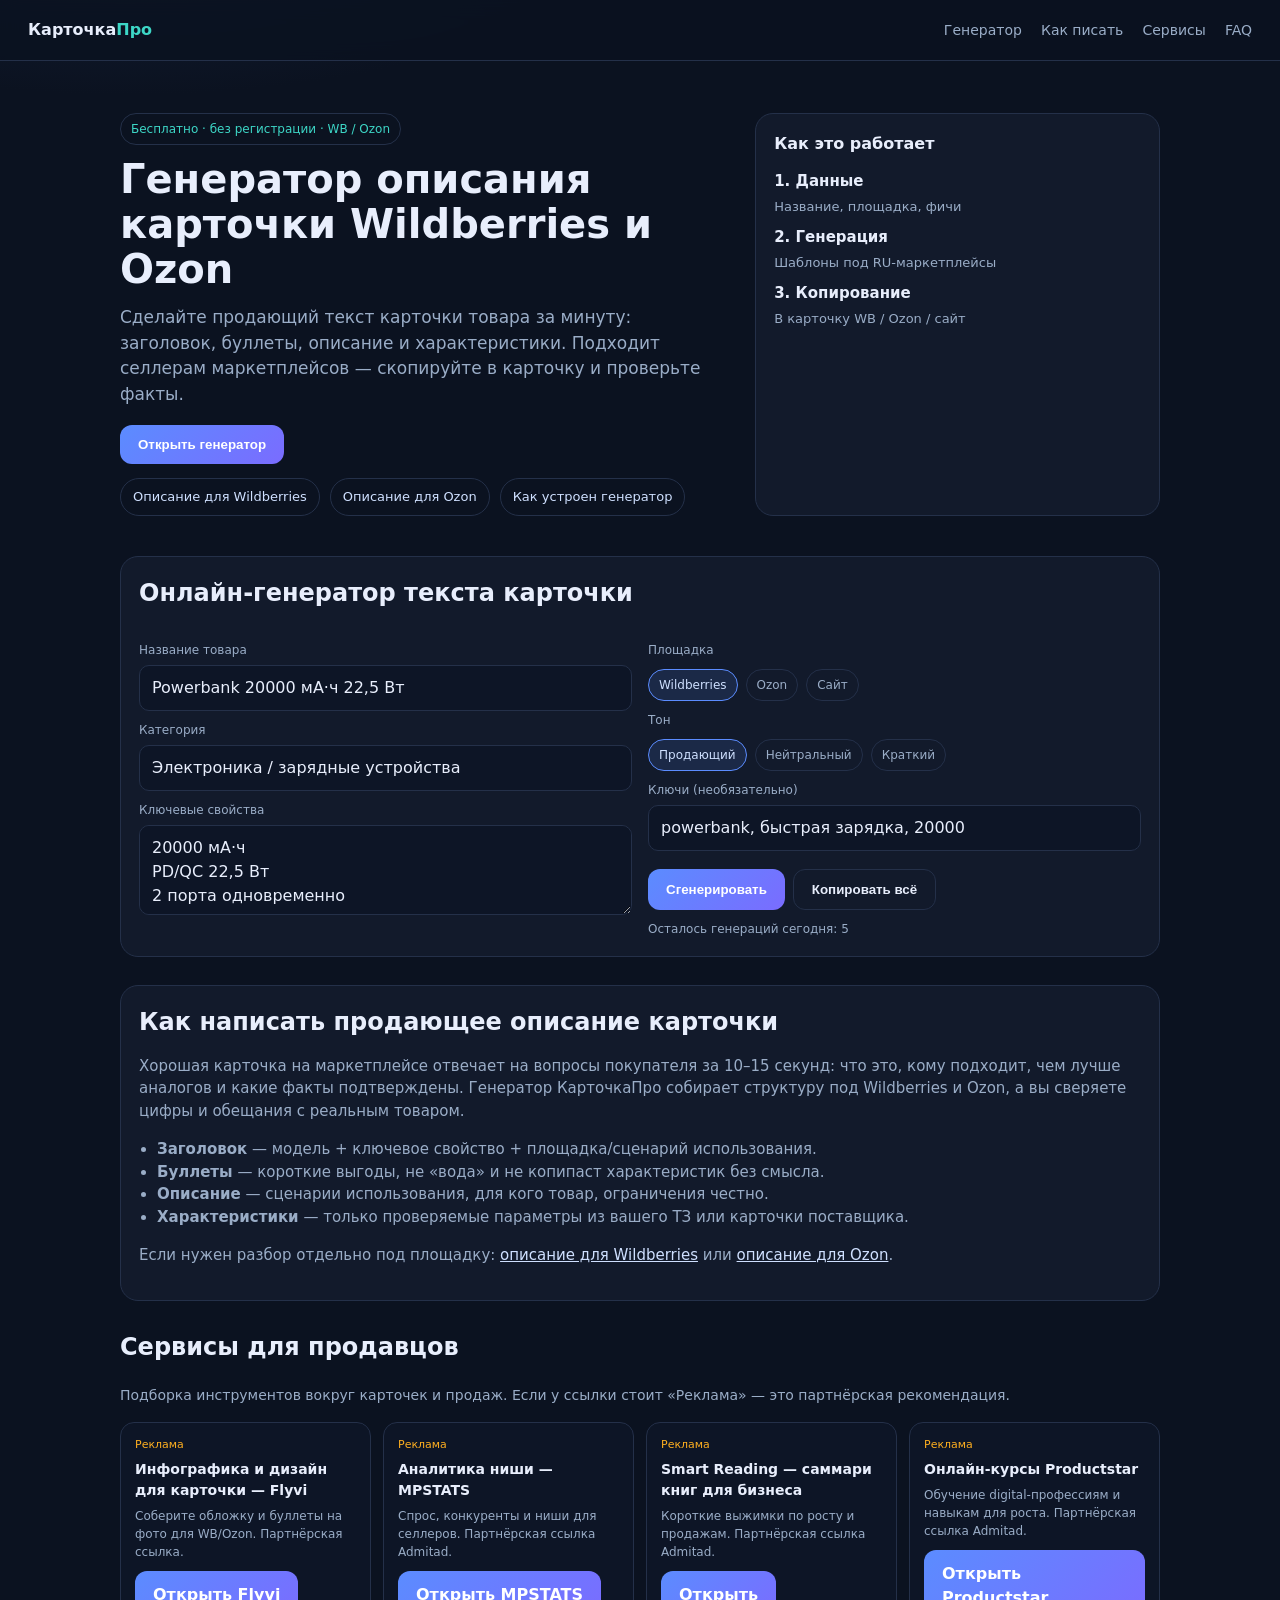
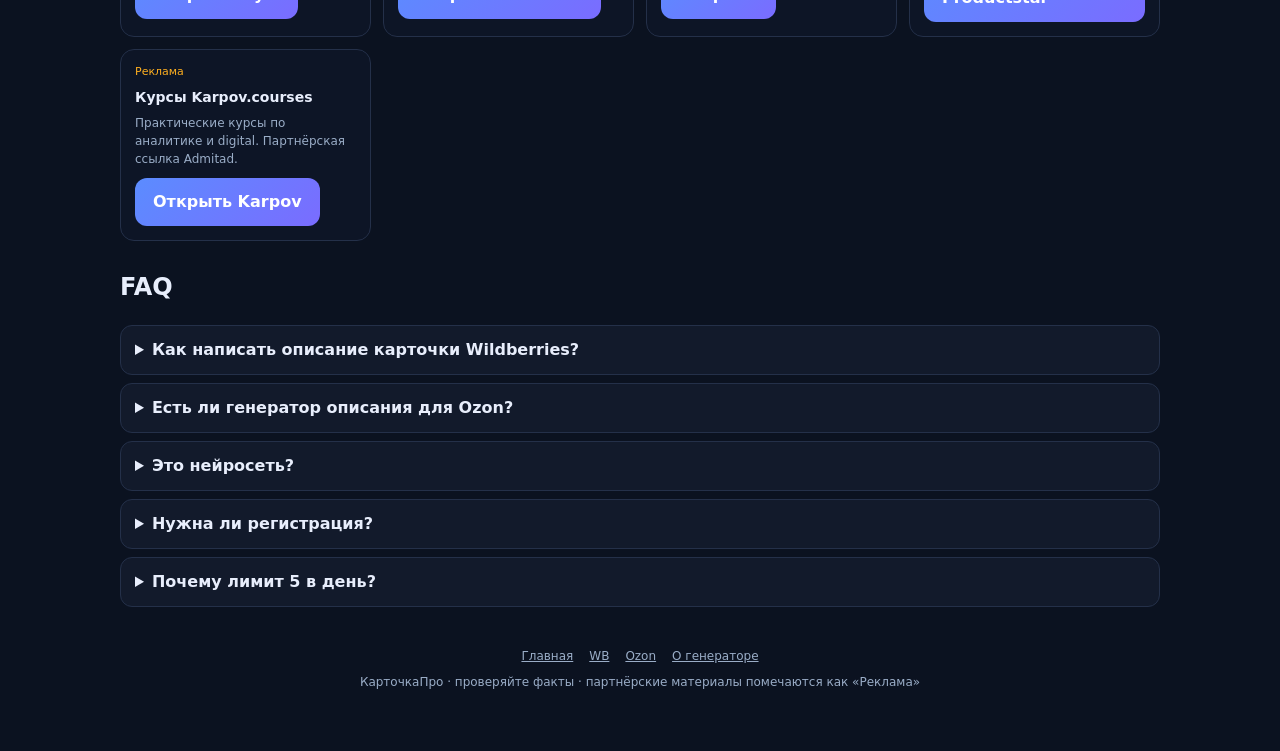
<file: index.html>
<!DOCTYPE html>
<html lang="ru">
<head>
<meta charset="UTF-8" />
<meta name="viewport" content="width=device-width, initial-scale=1" />
<title>Генератор описания карточки Wildberries и Ozon — КарточкаПро</title>
<style>
:root { --bg:#0b1220; --card:#121a2b; --line:#243049; --text:#e8eefc; --muted:#9aadC7; --accent:#5b8cff; --accent2:#3dd6c6; --warn:#ffb020; }
*{box-sizing:border-box} body{margin:0;font-family:Inter,system-ui,sans-serif;background:radial-gradient(1200px 600px at 10% -10%,#1a2a4a 0%,var(--bg) 55%);color:var(--text);line-height:1.5}
header{display:flex;justify-content:space-between;align-items:center;padding:18px 28px;border-bottom:1px solid var(--line);position:sticky;top:0;backdrop-filter:blur(10px);background:#0b1220cc;z-index:10}
.logo{font-weight:700;color:var(--text);text-decoration:none}.logo span{color:var(--accent2)}
nav a{color:var(--muted);text-decoration:none;margin-left:14px;font-size:14px}
a.btnlink{color:#fff;margin:0}
.wrap{max-width:1080px;margin:0 auto;padding:28px 20px 60px}
.hero{display:grid;grid-template-columns:1.2fr .8fr;gap:28px;margin:24px 0 40px}
.hero h1{font-size:40px;line-height:1.12;margin:0 0 14px}
.hero p{color:var(--muted);font-size:17px;margin:0 0 18px}
.pill{display:inline-block;padding:6px 10px;border:1px solid var(--line);border-radius:999px;color:var(--accent2);font-size:12px;margin-bottom:12px}
.btn{background:linear-gradient(135deg,var(--accent),#7a6cff);border:0;color:white;padding:12px 18px;border-radius:12px;font-weight:600;cursor:pointer;display:inline-block;text-decoration:none}
.btn.secondary{background:transparent;border:1px solid var(--line);color:var(--text)}
.btn:disabled{opacity:.45;cursor:not-allowed}
.card{background:var(--card);border:1px solid var(--line);border-radius:18px;padding:18px}
.steps{display:grid;grid-template-columns:1fr;gap:10px;margin:14px 0 0}
.grid{display:grid;grid-template-columns:1fr 1fr;gap:16px}
label{display:block;font-size:12px;color:var(--muted);margin:10px 0 6px}
input,textarea{width:100%;background:#0d1526;border:1px solid var(--line);border-radius:10px;color:var(--text);padding:10px 12px;font:inherit}
textarea{min-height:90px;resize:vertical}
.row{display:flex;gap:8px;flex-wrap:wrap;margin-top:10px}
.chip{padding:6px 10px;border-radius:999px;border:1px solid var(--line);font-size:12px;color:var(--muted);cursor:pointer}
.chip.on{border-color:var(--accent);color:#cfe0ff;background:#5b8cff22}
.out{margin-top:16px}.block{margin-top:12px;padding:12px;border-radius:12px;background:#0d1526;border:1px solid var(--line)}
.block h4{margin:0 0 8px;font-size:13px;color:var(--accent2);display:flex;justify-content:space-between;align-items:center}
.block pre{margin:0;white-space:pre-wrap;font-family:ui-monospace,Menlo,monospace;font-size:12.5px}
.copy{font-size:11px;border:1px solid var(--line);background:transparent;color:var(--muted);border-radius:8px;padding:4px 8px;cursor:pointer}
.limit{margin-top:10px;font-size:12px;color:var(--muted)}
.paywall{display:none;margin-top:14px;padding:14px;border-radius:14px;border:1px solid #5b4a1a;background:#2a220f}
.paywall.show{display:block}
.paywall h3{margin:0 0 8px;color:var(--warn);font-size:15px}
.paywall p{margin:0 0 12px;color:var(--muted);font-size:13px}
.offers{display:grid;grid-template-columns:repeat(auto-fit,minmax(220px,1fr));gap:12px;margin-top:16px}
.offer{padding:14px;border-radius:14px;border:1px solid var(--line);background:#0d1526}
.offer .tag{font-size:11px;color:var(--warn);margin-bottom:6px}
.offer h4{margin:0 0 6px;font-size:14px}
.offer p{margin:0 0 10px;color:var(--muted);font-size:12px}
.seo{margin-top:36px}.seo h2{margin:0 0 12px}.seo p,.seo li{color:var(--muted);font-size:15px}
.seo ul{padding-left:18px}.links{display:flex;flex-wrap:wrap;gap:10px;margin-top:14px}
.links a{border:1px solid var(--line);border-radius:999px;padding:8px 12px;color:#cfe0ff;text-decoration:none;font-size:13px}
.faq details{border:1px solid var(--line);border-radius:12px;padding:12px 14px;margin:8px 0;background:var(--card)}
.faq summary{cursor:pointer;font-weight:600}
footer{margin-top:40px;color:var(--muted);font-size:12px;text-align:center}
footer a{color:var(--muted);margin:0 8px}
@media (max-width:860px){.hero,.grid{grid-template-columns:1fr}.hero h1{font-size:30px}}

</style>
<meta name="mitgo-verification" content="d7c6c366-4d4b-415e-86a6-a20750268cbd" />
<meta name="description" content="Бесплатный генератор продающего описания карточки товара для Wildberries и Ozon: заголовок, буллеты, текст и характеристики за минуту. Без регистрации." />
<meta name="keywords" content="описание карточки wildberries, генератор описания ozon, продающий текст карточки, описание товара маркетплейс" />
<link rel="canonical" href="https://styler322.github.io/kartochka-pro/" />
<meta property="og:type" content="website" />
<meta property="og:locale" content="ru_RU" />
<meta property="og:title" content="КарточкаПро — генератор описаний для WB и Ozon" />
<meta property="og:description" content="Сделайте продающее описание карточки для Wildberries или Ozon за минуту. Бесплатно, без регистрации." />
<meta property="og:url" content="https://styler322.github.io/kartochka-pro/" />
<meta name="robots" content="index,follow" />
<script type="application/ld+json">
{
  "@context": "https://schema.org",
  "@type": "WebApplication",
  "name": "КарточкаПро",
  "url": "https://styler322.github.io/kartochka-pro/",
  "applicationCategory": "BusinessApplication",
  "operatingSystem": "Web",
  "offers": {"@type": "Offer", "price": "0", "priceCurrency": "RUB"},
  "description": "Бесплатный генератор продающих описаний карточек товаров для Wildberries и Ozon."
}
</script>
<script type="application/ld+json">
{
  "@context": "https://schema.org",
  "@type": "FAQPage",
  "mainEntity": [
    {"@type":"Question","name":"Как написать описание карточки Wildberries?","acceptedAnswer":{"@type":"Answer","text":"Укажите название, свойства и площадку WB в генераторе КарточкаПро — получите заголовок, буллеты, описание и характеристики. Проверьте факты перед публикацией."}},
    {"@type":"Question","name":"Есть ли генератор описания для Ozon?","acceptedAnswer":{"@type":"Answer","text":"Да. В КарточкаПро выберите площадку Ozon и тон текста — инструмент соберёт продающую структуру карточки бесплатно."}},
    {"@type":"Question","name":"Нужна ли регистрация?","acceptedAnswer":{"@type":"Answer","text":"Нет. Сервис работает в браузере, бесплатно, с мягким лимитом генераций в сутки."}}
  ]
}
</script>
<!-- Yandex.Metrika counter -->
<script type="text/javascript">
    (function(m,e,t,r,i,k,a){
        m[i]=m[i]||function(){(m[i].a=m[i].a||[]).push(arguments)};
        m[i].l=1*new Date();
        for (var j = 0; j < document.scripts.length; j++) {if (document.scripts[j].src === r) { return; }}
        k=e.createElement(t),a=e.getElementsByTagName(t)[0],k.async=1,k.src=r,a.parentNode.insertBefore(k,a)
    })(window, document,'script','https://mc.yandex.ru/metrika/tag.js?id=112858835', 'ym');

    ym(112858835, 'init', {ssr:true, webvisor:true, clickmap:true, ecommerce:"dataLayer", referrer: document.referrer, url: location.href, accurateTrackBounce:true, trackLinks:true});
</script>
<noscript><div><img src="https://mc.yandex.ru/watch/112858835" style="position:absolute; left:-9999px;" alt="" /></div></noscript>
<!-- /Yandex.Metrika counter -->
</head>
<body>
<header>
  <a class="logo" href="./">Карточка<span>Про</span></a>
  <nav>
    <a href="#tool">Генератор</a>
    <a href="#guide">Как писать</a>
    <a href="#partners">Сервисы</a>
    <a href="#faq">FAQ</a>
  </nav>
</header>
<main class="wrap">
  <section class="hero">
    <div>
      <div class="pill">Бесплатно · без регистрации · WB / Ozon</div>
      <h1>Генератор описания карточки Wildberries и Ozon</h1>
      <p>Сделайте продающий текст карточки товара за минуту: заголовок, буллеты, описание и характеристики. Подходит селлерам маркетплейсов — скопируйте в карточку и проверьте факты.</p>
      <button class="btn" onclick="document.getElementById('tool').scrollIntoView({behavior:'smooth'})">Открыть генератор</button>
      <div class="links">
        <a href="opisanie-wildberries/">Описание для Wildberries</a>
        <a href="opisanie-ozon/">Описание для Ozon</a>
        <a href="generator-kartochek/">Как устроен генератор</a>
      </div>
    </div>
    <div class="card">
      <strong>Как это работает</strong>
      <div class="steps">
        <div><h3 style="margin:0 0 4px;font-size:15px">1. Данные</h3><p style="margin:0;color:var(--muted);font-size:13px">Название, площадка, фичи</p></div>
        <div><h3 style="margin:0 0 4px;font-size:15px">2. Генерация</h3><p style="margin:0;color:var(--muted);font-size:13px">Шаблоны под RU-маркетплейсы</p></div>
        <div><h3 style="margin:0 0 4px;font-size:15px">3. Копирование</h3><p style="margin:0;color:var(--muted);font-size:13px">В карточку WB / Ozon / сайт</p></div>
      </div>
    </div>
  </section>

  <section id="tool" class="card">
    <h2 style="margin-top:0">Онлайн-генератор текста карточки</h2>
    <div class="grid">
      <div>
        <label>Название товара</label>
        <input id="name" value="Powerbank 20000 мА·ч 22,5 Вт" />
        <label>Категория</label>
        <input id="cat" value="Электроника / зарядные устройства" />
        <label>Ключевые свойства</label>
        <textarea id="feats">20000 мА·ч
PD/QC 22,5 Вт
2 порта одновременно
защита от перегрева
компактный корпус</textarea>
      </div>
      <div>
        <label>Площадка</label>
        <div class="row" id="mp">
          <span class="chip on" data-v="wb">Wildberries</span>
          <span class="chip" data-v="ozon">Ozon</span>
          <span class="chip" data-v="site">Сайт</span>
        </div>
        <label>Тон</label>
        <div class="row" id="tone">
          <span class="chip on" data-v="sell">Продающий</span>
          <span class="chip" data-v="neutral">Нейтральный</span>
          <span class="chip" data-v="short">Краткий</span>
        </div>
        <label>Ключи (необязательно)</label>
        <input id="keys" value="powerbank, быстрая зарядка, 20000" />
        <div class="row" style="margin-top:18px">
          <button class="btn" id="go">Сгенерировать</button>
          <button class="btn secondary" id="all">Копировать всё</button>
        </div>
        <div class="limit" id="limit">Осталось генераций сегодня: 5</div>
        <div class="paywall" id="paywall" hidden style="display:none">
          <h3>Лимит на сегодня исчерпан</h3>
          <p>Бесплатно — 5 генераций в сутки. Завтра снова откроется. Пока можно посмотреть сервисы для продавцов ниже — часть ссылок партнёрские.</p>
          <button class="btn secondary" onclick="document.getElementById('partners').scrollIntoView({behavior:'smooth'})">К сервисам</button>
        </div>
      </div>
    </div>
    <div class="out" id="out" hidden>
      <div class="block"><h4>Заголовок <button class="copy" data-k="title">Копировать</button></h4><pre id="title"></pre></div>
      <div class="block"><h4>Буллеты <button class="copy" data-k="bullets">Копировать</button></h4><pre id="bullets"></pre></div>
      <div class="block"><h4>Описание <button class="copy" data-k="desc">Копировать</button></h4><pre id="desc"></pre></div>
      <div class="block"><h4>Характеристики <button class="copy" data-k="chars">Копировать</button></h4><pre id="chars"></pre></div>
    </div>
  </section>

  <section id="guide" class="seo card" style="margin-top:28px">
    <h2>Как написать продающее описание карточки</h2>
    <p>Хорошая карточка на маркетплейсе отвечает на вопросы покупателя за 10–15 секунд: что это, кому подходит, чем лучше аналогов и какие факты подтверждены. Генератор КарточкаПро собирает структуру под Wildberries и Ozon, а вы сверяете цифры и обещания с реальным товаром.</p>
    <ul>
      <li><strong>Заголовок</strong> — модель + ключевое свойство + площадка/сценарий использования.</li>
      <li><strong>Буллеты</strong> — короткие выгоды, не «вода» и не копипаст характеристик без смысла.</li>
      <li><strong>Описание</strong> — сценарии использования, для кого товар, ограничения честно.</li>
      <li><strong>Характеристики</strong> — только проверяемые параметры из вашего ТЗ или карточки поставщика.</li>
    </ul>
    <p>Если нужен разбор отдельно под площадку: <a href="opisanie-wildberries/" style="color:#cfe0ff">описание для Wildberries</a> или <a href="opisanie-ozon/" style="color:#cfe0ff">описание для Ozon</a>.</p>
  </section>

  <section id="partners" style="margin-top:28px">
    <h2>Сервисы для продавцов</h2>
    <p style="color:var(--muted);font-size:14px;margin-top:0">Подборка инструментов вокруг карточек и продаж. Если у ссылки стоит «Реклама» — это партнёрская рекомендация.</p>
    <div class="offers" id="offers"></div>
  </section>

  <section id="faq" class="faq" style="margin-top:28px">
    <h2>FAQ</h2>
    <details><summary>Как написать описание карточки Wildberries?</summary><p style="color:var(--muted)">Выберите WB в генераторе, укажите свойства и ключи — скопируйте блоки в карточку и проверьте факты.</p></details>
    <details><summary>Есть ли генератор описания для Ozon?</summary><p style="color:var(--muted)">Да. Переключите площадку на Ozon и сгенерируйте текст под тон «продающий» или «краткий».</p></details>
    <details><summary>Это нейросеть?</summary><p style="color:var(--muted)">В v1 — шаблоны и правила под маркетплейсы. Проверяйте факты по своему товару.</p></details>
    <details><summary>Нужна ли регистрация?</summary><p style="color:var(--muted)">Нет. Работает в браузере, бесплатно, с лимитом генераций в сутки.</p></details>
    <details><summary>Почему лимит 5 в день?</summary><p style="color:var(--muted)">Мягкий лимит: сервис бесплатный, монетизация — через полезные партнёрские сервисы для продавцов.</p></details>
  </section>
  <footer>
    <div><a href="./">Главная</a><a href="opisanie-wildberries/">WB</a><a href="opisanie-ozon/">Ozon</a><a href="generator-kartochek/">О генераторе</a></div>
    <div style="margin-top:8px">КарточкаПро · проверяйте факты · партнёрские материалы помечаются как «Реклама»</div>
  </footer>
</main>
<script>
/* ==== МОНЕТИЗАЦИЯ: вставь свои Admitad / ТакПродам deeplink в url ==== */
const AFFILIATES = [
  {
    title: 'Инфографика и дизайн для карточки — Flyvi',
    text: 'Соберите обложку и буллеты на фото для WB/Ozon. Партнёрская ссылка.',
    url: 'https://dbnua.com/g/26qda5r090dc0e089a05e30d73a391/?erid=2bL9aMPo2e49hMef4rqxsJbaUL',
    cta: 'Открыть Flyvi'
  },
  {
    title: 'Аналитика ниши — MPSTATS',
    text: 'Спрос, конкуренты и ниши для селлеров. Партнёрская ссылка Admitad.',
    url: 'https://xnmik.com/g/lp77yfg7ttdc0e089a05937bb16d27/?erid=2bL9aMPo2e49hMef4phz5U33Yc',
    cta: 'Открыть MPSTATS'
  },
  {
    title: 'Smart Reading — саммари книг для бизнеса',
    text: 'Короткие выжимки по росту и продажам. Партнёрская ссылка Admitad.',
    url: 'https://uuwgc.com/g/92axq5x01kdc0e089a05f329aedb16/?erid=2bL9aMPo2e49hMef4pfzDAauG7',
    cta: 'Открыть'
  },
  {
    title: 'Онлайн-курсы Productstar',
    text: 'Обучение digital-профессиям и навыкам для роста. Партнёрская ссылка Admitad.',
    url: 'https://naiawork.com/g/t9pnpumx6qdc0e089a055e445e6c7b/?erid=MvGzQC98w3Z1gMq1pRgm23vZ',
    cta: 'Открыть Productstar'
  },
  {
    title: 'Курсы Karpov.courses',
    text: 'Практические курсы по аналитике и digital. Партнёрская ссылка Admitad.',
    url: 'https://bywiola.com/g/f8t0ue6xesdc0e089a053b8a152381/?erid=2bL9aMPo2e49hMef4pgVKJL7of',
    cta: 'Открыть Karpov'
  }
];

const DAILY_LIMIT = 5;
const KEY = 'kp_usage_v1';
function today(){ return new Date().toISOString().slice(0,10); }
function loadUsage(){
  try {
    const raw = JSON.parse(localStorage.getItem(KEY) || '{}');
    if (raw.day !== today()) return { day: today(), used: 0 };
    return raw;
  } catch { return { day: today(), used: 0 }; }
}
function saveUsage(u){ localStorage.setItem(KEY, JSON.stringify(u)); }

let mp='wb', tone='sell';
let usage = loadUsage();
function left(){ return Math.max(0, DAILY_LIMIT - usage.used); }
function refreshLimitUI(){
  const L = left();
  document.getElementById('limit').textContent = L > 0
    ? `Осталось генераций сегодня: ${L}`
    : 'Лимит на сегодня исчерпан';
  const pw = document.getElementById('paywall');
  const show = L <= 0;
  pw.classList.toggle('show', show);
  pw.hidden = !show;
  pw.style.display = show ? 'block' : 'none';
  document.getElementById('go').disabled = show;
}

const sel=(id, set)=>{document.querySelectorAll('#'+id+' .chip').forEach(c=>c.onclick=()=>{document.querySelectorAll('#'+id+' .chip').forEach(x=>x.classList.remove('on'));c.classList.add('on');set(c.dataset.v)})};
sel('mp',v=>mp=v); sel('tone',v=>tone=v);

function renderOffers(){
  const root = document.getElementById('offers');
  const items = AFFILIATES.filter(a => a.url && a.url.trim());
  if (!items.length){
    root.innerHTML = `<div class="offer"><div class="tag">Скоро</div><h4>Партнёрские сервисы</h4><p>Блок готов. Как появятся партнёрские ссылки владельца — здесь откроются рекомендации для продавцов.</p></div>`;
    return;
  }
  root.innerHTML = items.map(a => `
    <div class="offer">
      <div class="tag">Реклама</div>
      <h4>${a.title}</h4>
      <p>${a.text}</p>
      <a class="btn btnlink" href="${a.url}" target="_blank" rel="noopener sponsored nofollow">${a.cta}</a>
    </div>`).join('');
}

function gen(){
  if (left() <= 0){ refreshLimitUI(); return; }
  const name=document.getElementById('name').value.trim();
  const feats=document.getElementById('feats').value.trim().split(/\n+/).filter(Boolean);
  const keys=document.getElementById('keys').value.trim();
  const where=mp==='wb'?'Wildberries':mp==='ozon'?'Ozon':'сайт';
  const title = tone==='short' ? name : (tone==='sell' ? `${name} — быстрый выбор для ${where}` : name);
  const bullets = feats.map(f=>'• '+f).join('\n');
  const desc = tone==='short'
    ? `${name}. ${feats.slice(0,3).join(', ')}.`
    : `${name} для ежедневного использования и поездок. ${feats.join('. ')}. Подходит для размещения на ${where}. Перед публикацией сверьте характеристики с товаром.${keys? ' Ключи: '+keys+'.':''}`;
  const chars = feats.map((f,i)=>`${i+1}. ${f}`).join('\n');
  document.getElementById('title').textContent=title;
  document.getElementById('bullets').textContent=bullets;
  document.getElementById('desc').textContent=desc;
  document.getElementById('chars').textContent=chars;
  document.getElementById('out').hidden=false;
  usage.used += 1; usage.day = today(); saveUsage(usage); refreshLimitUI();
  window.__last={title,bullets,desc,chars};
}
document.getElementById('go').onclick=gen;
document.getElementById('all').onclick=()=>{const o=window.__last; if(!o)return; navigator.clipboard.writeText([o.title,o.bullets,o.desc,o.chars].join('\n\n'))};
document.querySelectorAll('.copy').forEach(b=>b.onclick=()=>{const t=document.getElementById(b.dataset.k).textContent; navigator.clipboard.writeText(t)});
renderOffers();
refreshLimitUI();
</script>
</body>
</html>
</file>
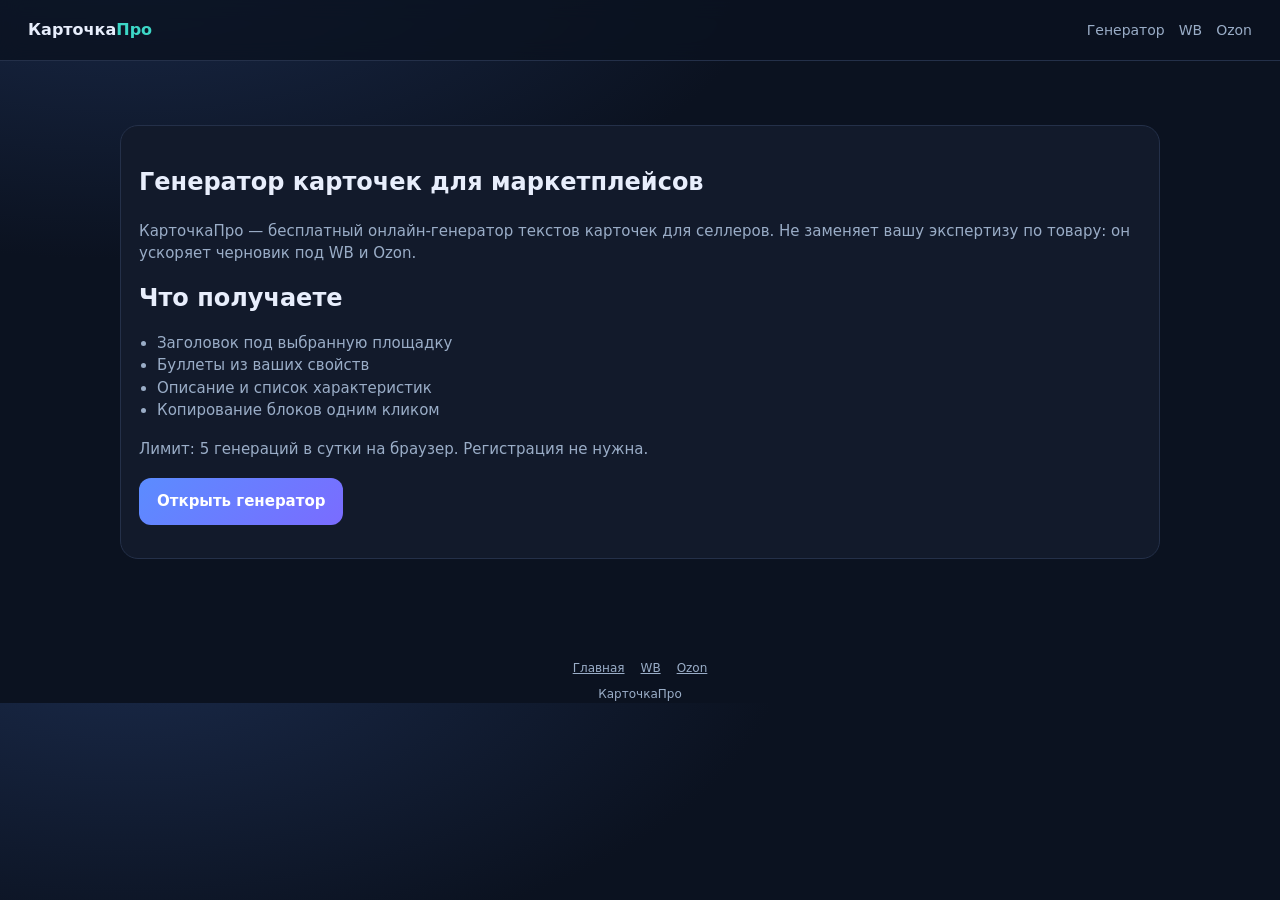
<file: generator-kartochek/index.html>
<!DOCTYPE html>
<html lang="ru">
<head>
<meta charset="UTF-8" />
<meta name="viewport" content="width=device-width, initial-scale=1" />
<title>Генератор карточек маркетплейса — бесплатный инструмент | КарточкаПро</title>
<style>
:root { --bg:#0b1220; --card:#121a2b; --line:#243049; --text:#e8eefc; --muted:#9aadC7; --accent:#5b8cff; --accent2:#3dd6c6; --warn:#ffb020; }
*{box-sizing:border-box} body{margin:0;font-family:Inter,system-ui,sans-serif;background:radial-gradient(1200px 600px at 10% -10%,#1a2a4a 0%,var(--bg) 55%);color:var(--text);line-height:1.5}
header{display:flex;justify-content:space-between;align-items:center;padding:18px 28px;border-bottom:1px solid var(--line);position:sticky;top:0;backdrop-filter:blur(10px);background:#0b1220cc;z-index:10}
.logo{font-weight:700;color:var(--text);text-decoration:none}.logo span{color:var(--accent2)}
nav a{color:var(--muted);text-decoration:none;margin-left:14px;font-size:14px}
a.btnlink{color:#fff;margin:0}
.wrap{max-width:1080px;margin:0 auto;padding:28px 20px 60px}
.hero{display:grid;grid-template-columns:1.2fr .8fr;gap:28px;margin:24px 0 40px}
.hero h1{font-size:40px;line-height:1.12;margin:0 0 14px}
.hero p{color:var(--muted);font-size:17px;margin:0 0 18px}
.pill{display:inline-block;padding:6px 10px;border:1px solid var(--line);border-radius:999px;color:var(--accent2);font-size:12px;margin-bottom:12px}
.btn{background:linear-gradient(135deg,var(--accent),#7a6cff);border:0;color:white;padding:12px 18px;border-radius:12px;font-weight:600;cursor:pointer;display:inline-block;text-decoration:none}
.btn.secondary{background:transparent;border:1px solid var(--line);color:var(--text)}
.btn:disabled{opacity:.45;cursor:not-allowed}
.card{background:var(--card);border:1px solid var(--line);border-radius:18px;padding:18px}
.steps{display:grid;grid-template-columns:1fr;gap:10px;margin:14px 0 0}
.grid{display:grid;grid-template-columns:1fr 1fr;gap:16px}
label{display:block;font-size:12px;color:var(--muted);margin:10px 0 6px}
input,textarea{width:100%;background:#0d1526;border:1px solid var(--line);border-radius:10px;color:var(--text);padding:10px 12px;font:inherit}
textarea{min-height:90px;resize:vertical}
.row{display:flex;gap:8px;flex-wrap:wrap;margin-top:10px}
.chip{padding:6px 10px;border-radius:999px;border:1px solid var(--line);font-size:12px;color:var(--muted);cursor:pointer}
.chip.on{border-color:var(--accent);color:#cfe0ff;background:#5b8cff22}
.out{margin-top:16px}.block{margin-top:12px;padding:12px;border-radius:12px;background:#0d1526;border:1px solid var(--line)}
.block h4{margin:0 0 8px;font-size:13px;color:var(--accent2);display:flex;justify-content:space-between;align-items:center}
.block pre{margin:0;white-space:pre-wrap;font-family:ui-monospace,Menlo,monospace;font-size:12.5px}
.copy{font-size:11px;border:1px solid var(--line);background:transparent;color:var(--muted);border-radius:8px;padding:4px 8px;cursor:pointer}
.limit{margin-top:10px;font-size:12px;color:var(--muted)}
.paywall{display:none;margin-top:14px;padding:14px;border-radius:14px;border:1px solid #5b4a1a;background:#2a220f}
.paywall.show{display:block}
.paywall h3{margin:0 0 8px;color:var(--warn);font-size:15px}
.paywall p{margin:0 0 12px;color:var(--muted);font-size:13px}
.offers{display:grid;grid-template-columns:repeat(auto-fit,minmax(220px,1fr));gap:12px;margin-top:16px}
.offer{padding:14px;border-radius:14px;border:1px solid var(--line);background:#0d1526}
.offer .tag{font-size:11px;color:var(--warn);margin-bottom:6px}
.offer h4{margin:0 0 6px;font-size:14px}
.offer p{margin:0 0 10px;color:var(--muted);font-size:12px}
.seo{margin-top:36px}.seo h2{margin:0 0 12px}.seo p,.seo li{color:var(--muted);font-size:15px}
.seo ul{padding-left:18px}.links{display:flex;flex-wrap:wrap;gap:10px;margin-top:14px}
.links a{border:1px solid var(--line);border-radius:999px;padding:8px 12px;color:#cfe0ff;text-decoration:none;font-size:13px}
.faq details{border:1px solid var(--line);border-radius:12px;padding:12px 14px;margin:8px 0;background:var(--card)}
.faq summary{cursor:pointer;font-weight:600}
footer{margin-top:40px;color:var(--muted);font-size:12px;text-align:center}
footer a{color:var(--muted);margin:0 8px}
@media (max-width:860px){.hero,.grid{grid-template-columns:1fr}.hero h1{font-size:30px}}

</style>
<meta name="mitgo-verification" content="d7c6c366-4d4b-415e-86a6-a20750268cbd" />
<meta name="description" content="Бесплатный генератор карточек Wildberries и Ozon: заголовок, буллеты, описание и характеристики без регистрации." />
<link rel="canonical" href="https://styler322.github.io/kartochka-pro/generator-kartochek" />
<meta name="robots" content="index,follow" />
<!-- Yandex.Metrika counter -->
<script type="text/javascript">
    (function(m,e,t,r,i,k,a){
        m[i]=m[i]||function(){(m[i].a=m[i].a||[]).push(arguments)};
        m[i].l=1*new Date();
        for (var j = 0; j < document.scripts.length; j++) {if (document.scripts[j].src === r) { return; }}
        k=e.createElement(t),a=e.getElementsByTagName(t)[0],k.async=1,k.src=r,a.parentNode.insertBefore(k,a)
    })(window, document,'script','https://mc.yandex.ru/metrika/tag.js?id=112858835', 'ym');

    ym(112858835, 'init', {ssr:true, webvisor:true, clickmap:true, ecommerce:"dataLayer", referrer: document.referrer, url: location.href, accurateTrackBounce:true, trackLinks:true});
</script>
<noscript><div><img src="https://mc.yandex.ru/watch/112858835" style="position:absolute; left:-9999px;" alt="" /></div></noscript>
<!-- /Yandex.Metrika counter -->
</head>
<body>
<header>
  <a class="logo" href="./">Карточка<span>Про</span></a>
  <nav><a href="/#tool">Генератор</a><a href="opisanie-wildberries/">WB</a><a href="opisanie-ozon/">Ozon</a></nav>
</header>
<main class="wrap">
  <article class="seo card">
    <h1>Генератор карточек для маркетплейсов</h1>
    <p>КарточкаПро — бесплатный онлайн-генератор текстов карточек для селлеров. Не заменяет вашу экспертизу по товару: он ускоряет черновик под WB и Ozon.</p>
  <h2>Что получаете</h2>
  <ul>
    <li>Заголовок под выбранную площадку</li>
    <li>Буллеты из ваших свойств</li>
    <li>Описание и список характеристик</li>
    <li>Копирование блоков одним кликом</li>
  </ul>
  <p>Лимит: 5 генераций в сутки на браузер. Регистрация не нужна.</p>
    <p style="margin-top:18px"><a class="btn" href="/#tool">Открыть генератор</a></p>
  </article>
</main>
<footer>
  <a href="./">Главная</a><a href="opisanie-wildberries/">WB</a><a href="opisanie-ozon/">Ozon</a>
  <div style="margin-top:8px">КарточкаПро</div>
</footer>
</body>
</html>
</file>
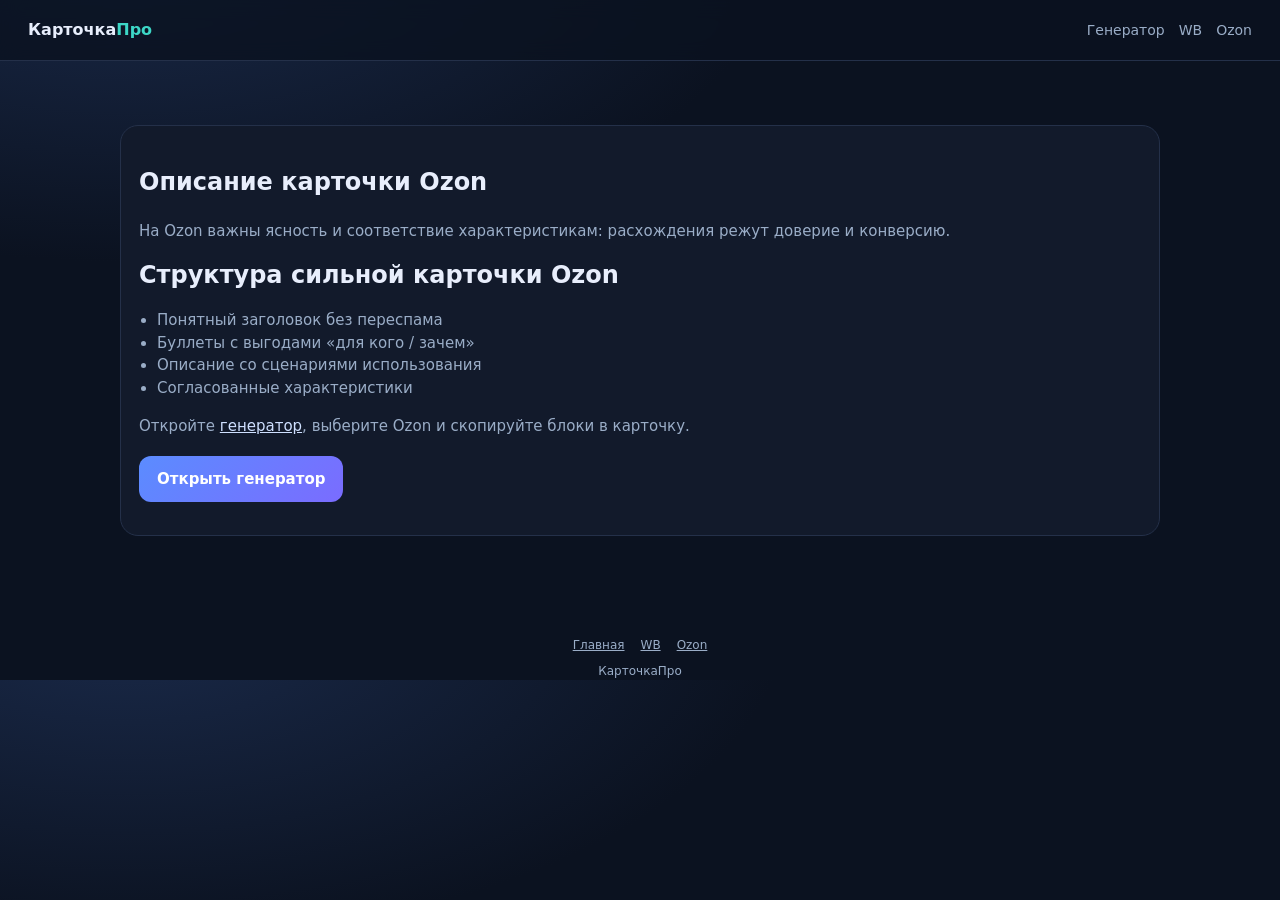
<file: opisanie-ozon/index.html>
<!DOCTYPE html>
<html lang="ru">
<head>
<meta charset="UTF-8" />
<meta name="viewport" content="width=device-width, initial-scale=1" />
<title>Описание карточки Ozon — генератор продающего текста | КарточкаПро</title>
<style>
:root { --bg:#0b1220; --card:#121a2b; --line:#243049; --text:#e8eefc; --muted:#9aadC7; --accent:#5b8cff; --accent2:#3dd6c6; --warn:#ffb020; }
*{box-sizing:border-box} body{margin:0;font-family:Inter,system-ui,sans-serif;background:radial-gradient(1200px 600px at 10% -10%,#1a2a4a 0%,var(--bg) 55%);color:var(--text);line-height:1.5}
header{display:flex;justify-content:space-between;align-items:center;padding:18px 28px;border-bottom:1px solid var(--line);position:sticky;top:0;backdrop-filter:blur(10px);background:#0b1220cc;z-index:10}
.logo{font-weight:700;color:var(--text);text-decoration:none}.logo span{color:var(--accent2)}
nav a{color:var(--muted);text-decoration:none;margin-left:14px;font-size:14px}
a.btnlink{color:#fff;margin:0}
.wrap{max-width:1080px;margin:0 auto;padding:28px 20px 60px}
.hero{display:grid;grid-template-columns:1.2fr .8fr;gap:28px;margin:24px 0 40px}
.hero h1{font-size:40px;line-height:1.12;margin:0 0 14px}
.hero p{color:var(--muted);font-size:17px;margin:0 0 18px}
.pill{display:inline-block;padding:6px 10px;border:1px solid var(--line);border-radius:999px;color:var(--accent2);font-size:12px;margin-bottom:12px}
.btn{background:linear-gradient(135deg,var(--accent),#7a6cff);border:0;color:white;padding:12px 18px;border-radius:12px;font-weight:600;cursor:pointer;display:inline-block;text-decoration:none}
.btn.secondary{background:transparent;border:1px solid var(--line);color:var(--text)}
.btn:disabled{opacity:.45;cursor:not-allowed}
.card{background:var(--card);border:1px solid var(--line);border-radius:18px;padding:18px}
.steps{display:grid;grid-template-columns:1fr;gap:10px;margin:14px 0 0}
.grid{display:grid;grid-template-columns:1fr 1fr;gap:16px}
label{display:block;font-size:12px;color:var(--muted);margin:10px 0 6px}
input,textarea{width:100%;background:#0d1526;border:1px solid var(--line);border-radius:10px;color:var(--text);padding:10px 12px;font:inherit}
textarea{min-height:90px;resize:vertical}
.row{display:flex;gap:8px;flex-wrap:wrap;margin-top:10px}
.chip{padding:6px 10px;border-radius:999px;border:1px solid var(--line);font-size:12px;color:var(--muted);cursor:pointer}
.chip.on{border-color:var(--accent);color:#cfe0ff;background:#5b8cff22}
.out{margin-top:16px}.block{margin-top:12px;padding:12px;border-radius:12px;background:#0d1526;border:1px solid var(--line)}
.block h4{margin:0 0 8px;font-size:13px;color:var(--accent2);display:flex;justify-content:space-between;align-items:center}
.block pre{margin:0;white-space:pre-wrap;font-family:ui-monospace,Menlo,monospace;font-size:12.5px}
.copy{font-size:11px;border:1px solid var(--line);background:transparent;color:var(--muted);border-radius:8px;padding:4px 8px;cursor:pointer}
.limit{margin-top:10px;font-size:12px;color:var(--muted)}
.paywall{display:none;margin-top:14px;padding:14px;border-radius:14px;border:1px solid #5b4a1a;background:#2a220f}
.paywall.show{display:block}
.paywall h3{margin:0 0 8px;color:var(--warn);font-size:15px}
.paywall p{margin:0 0 12px;color:var(--muted);font-size:13px}
.offers{display:grid;grid-template-columns:repeat(auto-fit,minmax(220px,1fr));gap:12px;margin-top:16px}
.offer{padding:14px;border-radius:14px;border:1px solid var(--line);background:#0d1526}
.offer .tag{font-size:11px;color:var(--warn);margin-bottom:6px}
.offer h4{margin:0 0 6px;font-size:14px}
.offer p{margin:0 0 10px;color:var(--muted);font-size:12px}
.seo{margin-top:36px}.seo h2{margin:0 0 12px}.seo p,.seo li{color:var(--muted);font-size:15px}
.seo ul{padding-left:18px}.links{display:flex;flex-wrap:wrap;gap:10px;margin-top:14px}
.links a{border:1px solid var(--line);border-radius:999px;padding:8px 12px;color:#cfe0ff;text-decoration:none;font-size:13px}
.faq details{border:1px solid var(--line);border-radius:12px;padding:12px 14px;margin:8px 0;background:var(--card)}
.faq summary{cursor:pointer;font-weight:600}
footer{margin-top:40px;color:var(--muted);font-size:12px;text-align:center}
footer a{color:var(--muted);margin:0 8px}
@media (max-width:860px){.hero,.grid{grid-template-columns:1fr}.hero h1{font-size:30px}}

</style>
<meta name="mitgo-verification" content="d7c6c366-4d4b-415e-86a6-a20750268cbd" />
<meta name="description" content="Как сделать продающее описание карточки Ozon: структура, буллеты, ключи. Бесплатный онлайн-генератор КарточкаПро." />
<link rel="canonical" href="https://styler322.github.io/kartochka-pro/opisanie-ozon" />
<meta name="robots" content="index,follow" />
<!-- Yandex.Metrika counter -->
<script type="text/javascript">
    (function(m,e,t,r,i,k,a){
        m[i]=m[i]||function(){(m[i].a=m[i].a||[]).push(arguments)};
        m[i].l=1*new Date();
        for (var j = 0; j < document.scripts.length; j++) {if (document.scripts[j].src === r) { return; }}
        k=e.createElement(t),a=e.getElementsByTagName(t)[0],k.async=1,k.src=r,a.parentNode.insertBefore(k,a)
    })(window, document,'script','https://mc.yandex.ru/metrika/tag.js?id=112858835', 'ym');

    ym(112858835, 'init', {ssr:true, webvisor:true, clickmap:true, ecommerce:"dataLayer", referrer: document.referrer, url: location.href, accurateTrackBounce:true, trackLinks:true});
</script>
<noscript><div><img src="https://mc.yandex.ru/watch/112858835" style="position:absolute; left:-9999px;" alt="" /></div></noscript>
<!-- /Yandex.Metrika counter -->
</head>
<body>
<header>
  <a class="logo" href="./">Карточка<span>Про</span></a>
  <nav><a href="/#tool">Генератор</a><a href="opisanie-wildberries/">WB</a><a href="opisanie-ozon/">Ozon</a></nav>
</header>
<main class="wrap">
  <article class="seo card">
    <h1>Описание карточки Ozon</h1>
    <p>На Ozon важны ясность и соответствие характеристикам: расхождения режут доверие и конверсию.</p>
  <h2>Структура сильной карточки Ozon</h2>
  <ul>
    <li>Понятный заголовок без переспама</li>
    <li>Буллеты с выгодами «для кого / зачем»</li>
    <li>Описание со сценариями использования</li>
    <li>Согласованные характеристики</li>
  </ul>
  <p>Откройте <a href="/#tool" style="color:#cfe0ff">генератор</a>, выберите Ozon и скопируйте блоки в карточку.</p>
    <p style="margin-top:18px"><a class="btn" href="/#tool">Открыть генератор</a></p>
  </article>
</main>
<footer>
  <a href="./">Главная</a><a href="opisanie-wildberries/">WB</a><a href="opisanie-ozon/">Ozon</a>
  <div style="margin-top:8px">КарточкаПро</div>
</footer>
</body>
</html>
</file>
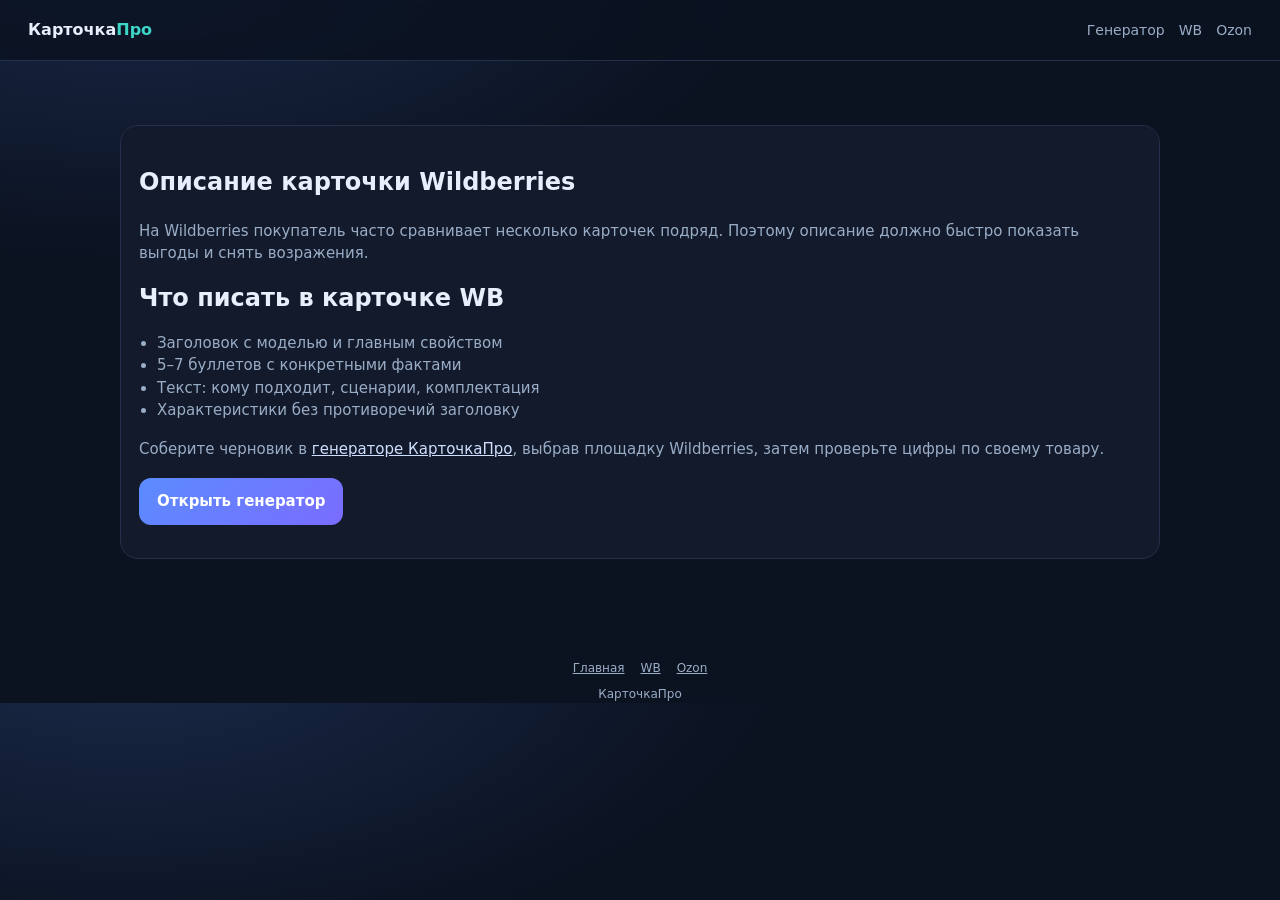
<file: opisanie-wildberries/index.html>
<!DOCTYPE html>
<html lang="ru">
<head>
<meta charset="UTF-8" />
<meta name="viewport" content="width=device-width, initial-scale=1" />
<title>Описание карточки Wildberries — как написать продающий текст | КарточкаПро</title>
<style>
:root { --bg:#0b1220; --card:#121a2b; --line:#243049; --text:#e8eefc; --muted:#9aadC7; --accent:#5b8cff; --accent2:#3dd6c6; --warn:#ffb020; }
*{box-sizing:border-box} body{margin:0;font-family:Inter,system-ui,sans-serif;background:radial-gradient(1200px 600px at 10% -10%,#1a2a4a 0%,var(--bg) 55%);color:var(--text);line-height:1.5}
header{display:flex;justify-content:space-between;align-items:center;padding:18px 28px;border-bottom:1px solid var(--line);position:sticky;top:0;backdrop-filter:blur(10px);background:#0b1220cc;z-index:10}
.logo{font-weight:700;color:var(--text);text-decoration:none}.logo span{color:var(--accent2)}
nav a{color:var(--muted);text-decoration:none;margin-left:14px;font-size:14px}
a.btnlink{color:#fff;margin:0}
.wrap{max-width:1080px;margin:0 auto;padding:28px 20px 60px}
.hero{display:grid;grid-template-columns:1.2fr .8fr;gap:28px;margin:24px 0 40px}
.hero h1{font-size:40px;line-height:1.12;margin:0 0 14px}
.hero p{color:var(--muted);font-size:17px;margin:0 0 18px}
.pill{display:inline-block;padding:6px 10px;border:1px solid var(--line);border-radius:999px;color:var(--accent2);font-size:12px;margin-bottom:12px}
.btn{background:linear-gradient(135deg,var(--accent),#7a6cff);border:0;color:white;padding:12px 18px;border-radius:12px;font-weight:600;cursor:pointer;display:inline-block;text-decoration:none}
.btn.secondary{background:transparent;border:1px solid var(--line);color:var(--text)}
.btn:disabled{opacity:.45;cursor:not-allowed}
.card{background:var(--card);border:1px solid var(--line);border-radius:18px;padding:18px}
.steps{display:grid;grid-template-columns:1fr;gap:10px;margin:14px 0 0}
.grid{display:grid;grid-template-columns:1fr 1fr;gap:16px}
label{display:block;font-size:12px;color:var(--muted);margin:10px 0 6px}
input,textarea{width:100%;background:#0d1526;border:1px solid var(--line);border-radius:10px;color:var(--text);padding:10px 12px;font:inherit}
textarea{min-height:90px;resize:vertical}
.row{display:flex;gap:8px;flex-wrap:wrap;margin-top:10px}
.chip{padding:6px 10px;border-radius:999px;border:1px solid var(--line);font-size:12px;color:var(--muted);cursor:pointer}
.chip.on{border-color:var(--accent);color:#cfe0ff;background:#5b8cff22}
.out{margin-top:16px}.block{margin-top:12px;padding:12px;border-radius:12px;background:#0d1526;border:1px solid var(--line)}
.block h4{margin:0 0 8px;font-size:13px;color:var(--accent2);display:flex;justify-content:space-between;align-items:center}
.block pre{margin:0;white-space:pre-wrap;font-family:ui-monospace,Menlo,monospace;font-size:12.5px}
.copy{font-size:11px;border:1px solid var(--line);background:transparent;color:var(--muted);border-radius:8px;padding:4px 8px;cursor:pointer}
.limit{margin-top:10px;font-size:12px;color:var(--muted)}
.paywall{display:none;margin-top:14px;padding:14px;border-radius:14px;border:1px solid #5b4a1a;background:#2a220f}
.paywall.show{display:block}
.paywall h3{margin:0 0 8px;color:var(--warn);font-size:15px}
.paywall p{margin:0 0 12px;color:var(--muted);font-size:13px}
.offers{display:grid;grid-template-columns:repeat(auto-fit,minmax(220px,1fr));gap:12px;margin-top:16px}
.offer{padding:14px;border-radius:14px;border:1px solid var(--line);background:#0d1526}
.offer .tag{font-size:11px;color:var(--warn);margin-bottom:6px}
.offer h4{margin:0 0 6px;font-size:14px}
.offer p{margin:0 0 10px;color:var(--muted);font-size:12px}
.seo{margin-top:36px}.seo h2{margin:0 0 12px}.seo p,.seo li{color:var(--muted);font-size:15px}
.seo ul{padding-left:18px}.links{display:flex;flex-wrap:wrap;gap:10px;margin-top:14px}
.links a{border:1px solid var(--line);border-radius:999px;padding:8px 12px;color:#cfe0ff;text-decoration:none;font-size:13px}
.faq details{border:1px solid var(--line);border-radius:12px;padding:12px 14px;margin:8px 0;background:var(--card)}
.faq summary{cursor:pointer;font-weight:600}
footer{margin-top:40px;color:var(--muted);font-size:12px;text-align:center}
footer a{color:var(--muted);margin:0 8px}
@media (max-width:860px){.hero,.grid{grid-template-columns:1fr}.hero h1{font-size:30px}}

</style>
<meta name="mitgo-verification" content="d7c6c366-4d4b-415e-86a6-a20750268cbd" />
<meta name="description" content="Как написать продающее описание карточки Wildberries: структура заголовка, буллетов и текста. Бесплатный генератор КарточкаПро." />
<link rel="canonical" href="https://styler322.github.io/kartochka-pro/opisanie-wildberries" />
<meta name="robots" content="index,follow" />
<!-- Yandex.Metrika counter -->
<script type="text/javascript">
    (function(m,e,t,r,i,k,a){
        m[i]=m[i]||function(){(m[i].a=m[i].a||[]).push(arguments)};
        m[i].l=1*new Date();
        for (var j = 0; j < document.scripts.length; j++) {if (document.scripts[j].src === r) { return; }}
        k=e.createElement(t),a=e.getElementsByTagName(t)[0],k.async=1,k.src=r,a.parentNode.insertBefore(k,a)
    })(window, document,'script','https://mc.yandex.ru/metrika/tag.js?id=112858835', 'ym');

    ym(112858835, 'init', {ssr:true, webvisor:true, clickmap:true, ecommerce:"dataLayer", referrer: document.referrer, url: location.href, accurateTrackBounce:true, trackLinks:true});
</script>
<noscript><div><img src="https://mc.yandex.ru/watch/112858835" style="position:absolute; left:-9999px;" alt="" /></div></noscript>
<!-- /Yandex.Metrika counter -->
</head>
<body>
<header>
  <a class="logo" href="./">Карточка<span>Про</span></a>
  <nav><a href="/#tool">Генератор</a><a href="opisanie-wildberries/">WB</a><a href="opisanie-ozon/">Ozon</a></nav>
</header>
<main class="wrap">
  <article class="seo card">
    <h1>Описание карточки Wildberries</h1>
    <p>На Wildberries покупатель часто сравнивает несколько карточек подряд. Поэтому описание должно быстро показать выгоды и снять возражения.</p>
  <h2>Что писать в карточке WB</h2>
  <ul>
    <li>Заголовок с моделью и главным свойством</li>
    <li>5–7 буллетов с конкретными фактами</li>
    <li>Текст: кому подходит, сценарии, комплектация</li>
    <li>Характеристики без противоречий заголовку</li>
  </ul>
  <p>Соберите черновик в <a href="/#tool" style="color:#cfe0ff">генераторе КарточкаПро</a>, выбрав площадку Wildberries, затем проверьте цифры по своему товару.</p>
    <p style="margin-top:18px"><a class="btn" href="/#tool">Открыть генератор</a></p>
  </article>
</main>
<footer>
  <a href="./">Главная</a><a href="opisanie-wildberries/">WB</a><a href="opisanie-ozon/">Ozon</a>
  <div style="margin-top:8px">КарточкаПро</div>
</footer>
</body>
</html>
</file>
